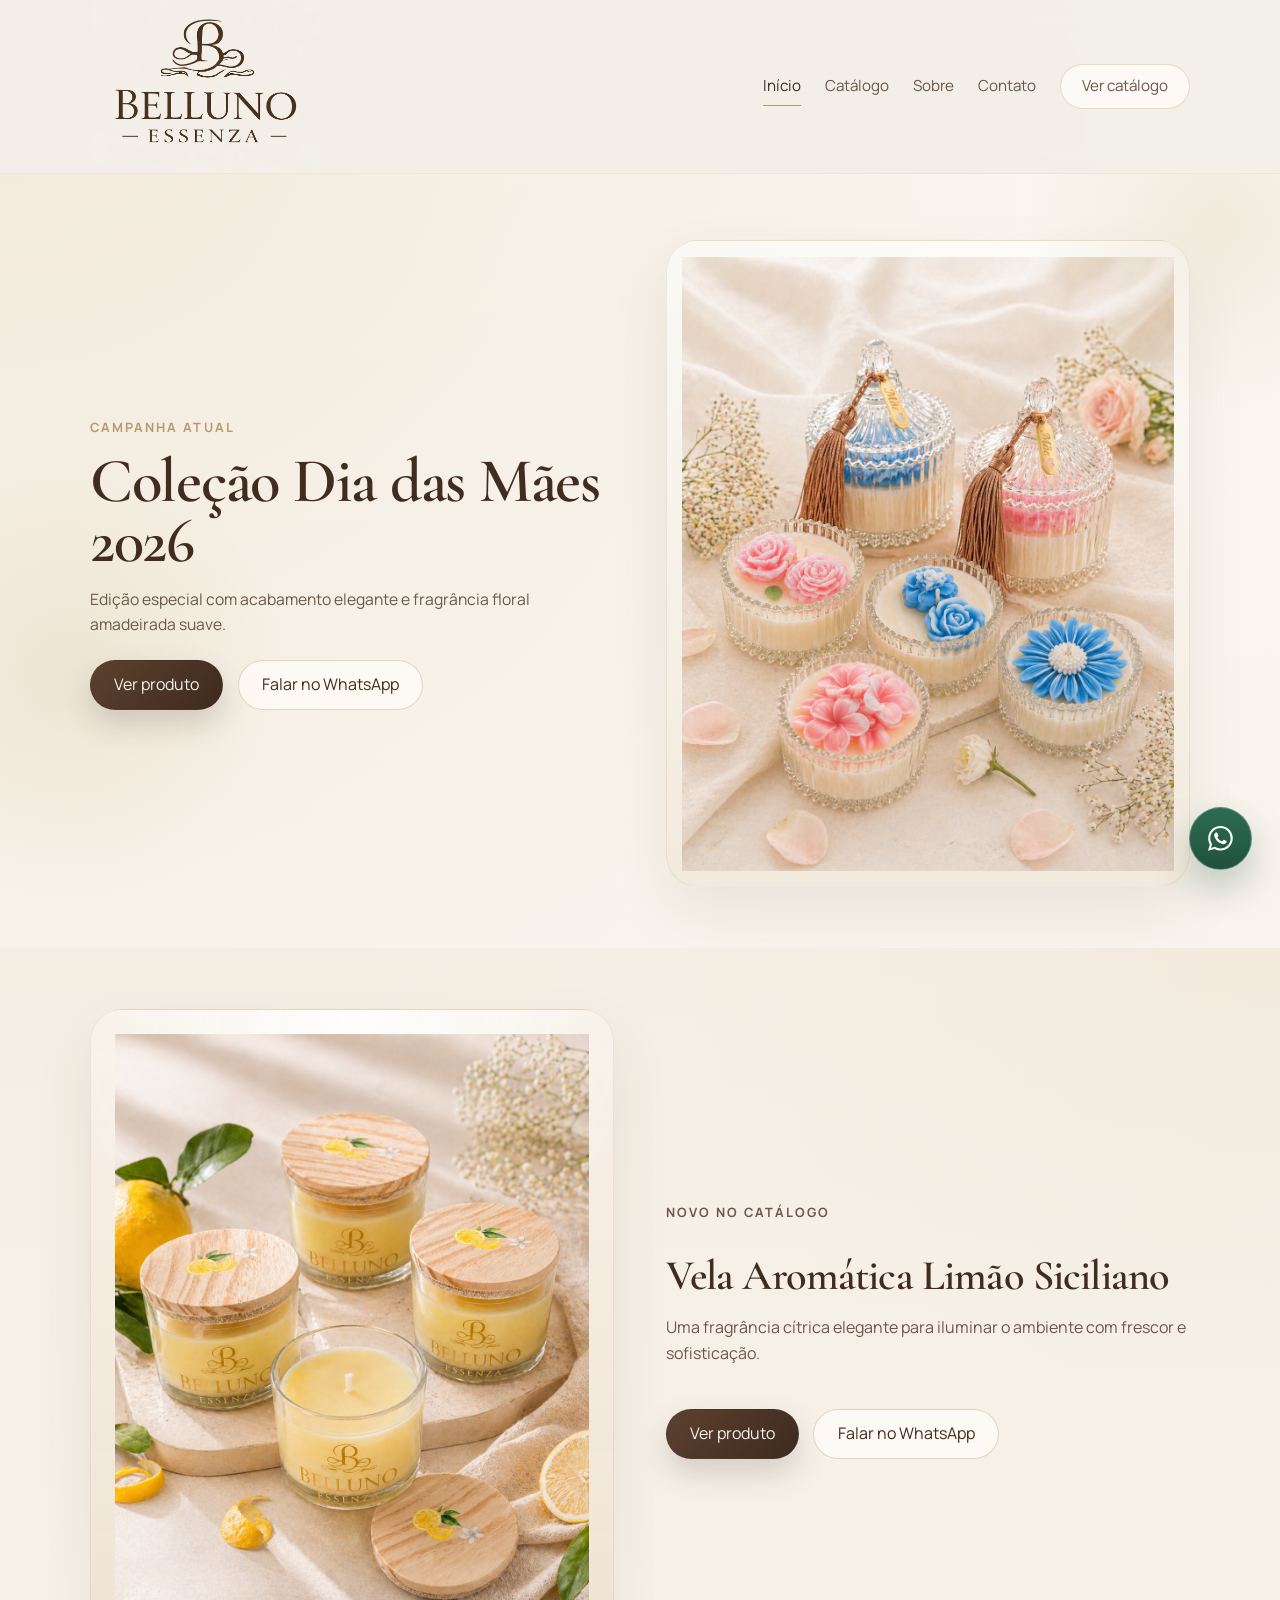
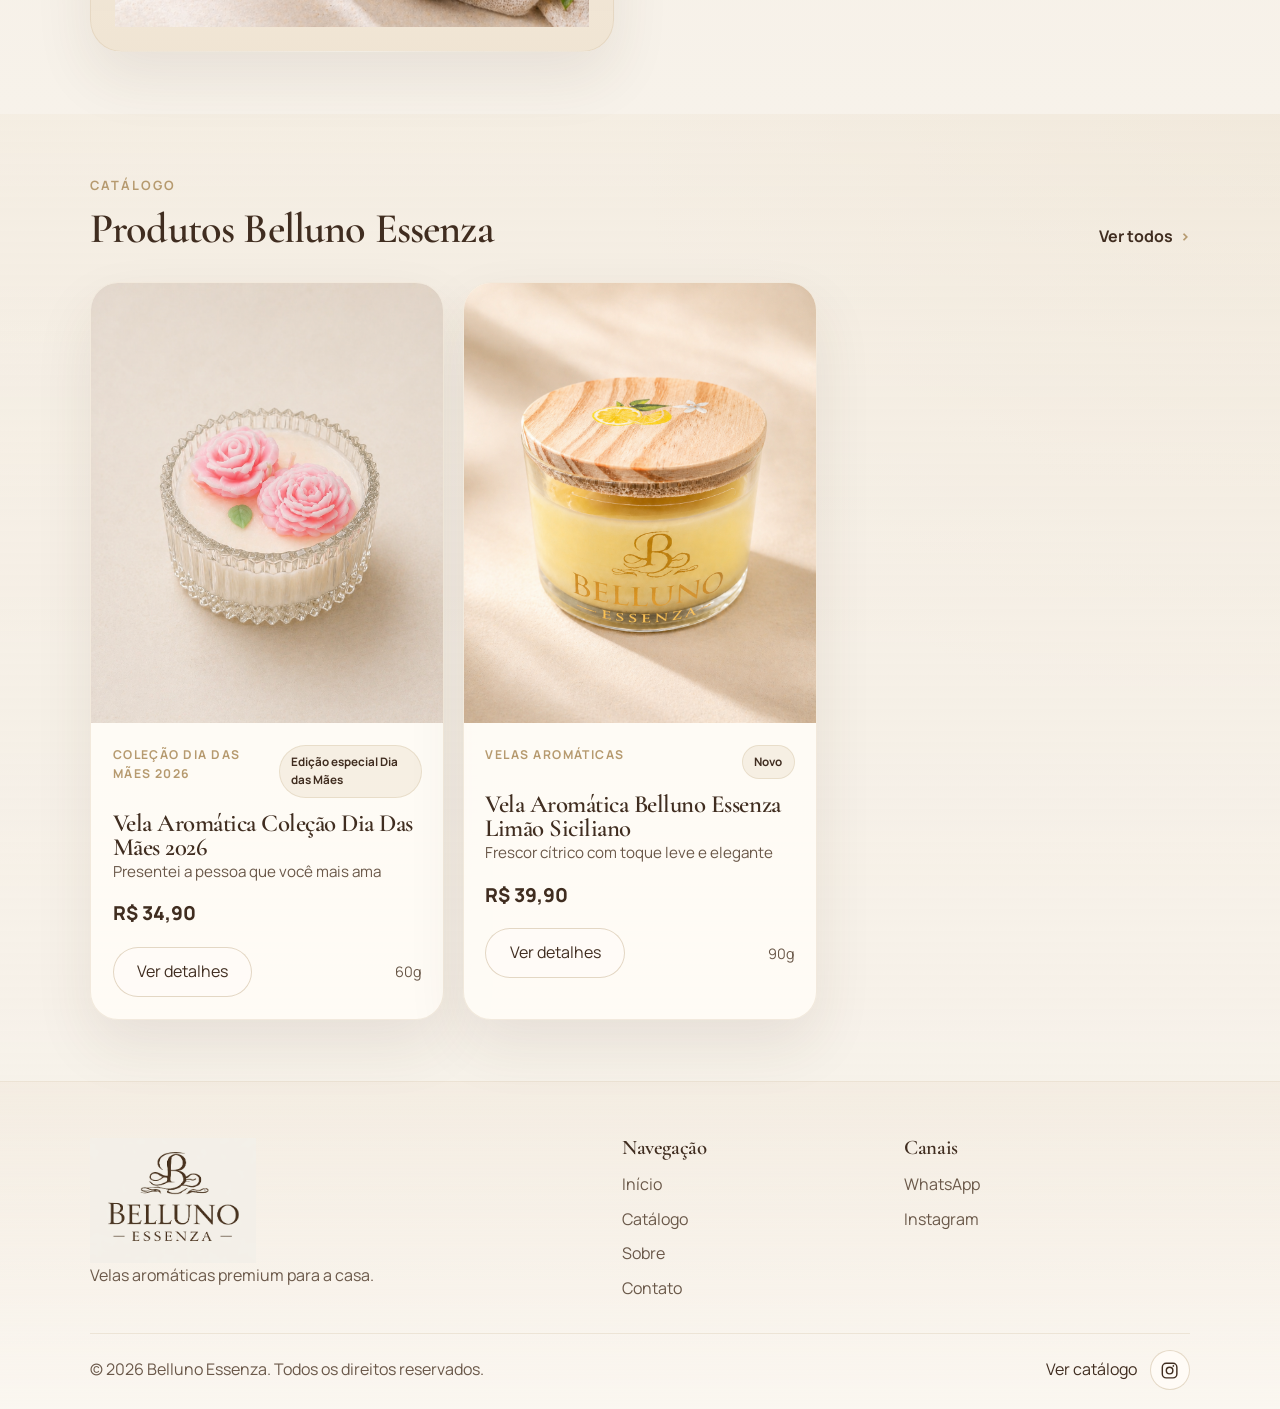
<file: index.html>
<!DOCTYPE html>
<html lang="pt-BR">
<head>
  <meta charset="UTF-8">
  <meta name="viewport" content="width=device-width, initial-scale=1.0">
  <title>Belluno Essenza | Velas aromáticas premium</title>
  <meta name="description" content="Belluno Essenza: velas aromáticas premium com visual refinado para presentear e perfumar a casa.">
  <link rel="canonical" href="https://www.bellunoessenza.com.br/">
  <meta property="og:type" content="website">
  <meta property="og:site_name" content="Belluno Essenza">
  <meta property="og:title" content="Belluno Essenza | Velas aromáticas premium">
  <meta property="og:description" content="Coleções Belluno Essenza com estética elegante e fragrâncias marcantes.">
  <meta property="og:url" content="https://www.bellunoessenza.com.br/">
  <meta property="og:image" content="https://www.bellunoessenza.com.br/assets/produtos/colecao-dia-das-maes-belluno-essenza.png">
  <meta name="twitter:card" content="summary_large_image">
  <link rel="icon" type="image/png" href="assets/icons/favicon.png">
  <link rel="preconnect" href="https://fonts.googleapis.com">
  <link rel="preconnect" href="https://fonts.gstatic.com" crossorigin>
  <link href="https://fonts.googleapis.com/css2?family=Cormorant+Garamond:wght@400;500;600;700&family=Manrope:wght@400;500;600;700&display=swap" rel="stylesheet">
  <link rel="stylesheet" href="style.css?v=20260428c">
  <script defer src="data/produtos-data.js"></script>
  <script defer src="main.js?v=20260428c"></script>
  <script type="application/ld+json">
    {
      "@context": "https://schema.org",
      "@type": "Organization",
      "name": "Belluno Essenza",
      "url": "https://www.bellunoessenza.com.br/",
      "logo": "https://www.bellunoessenza.com.br/assets/branding/logo-principal.png",
      "sameAs": [
        "https://instagram.com/belluno.essenza"
      ]
    }
  </script>
</head>
<body data-page="home">
  <header class="site-header" id="site-header">
    <div class="container header-inner">
      <a class="brand" href="index.html" aria-label="Belluno Essenza - página inicial">
        <img src="assets/branding/logo-principal.png" alt="Logo Belluno Essenza">
      </a>
      <button class="menu-toggle" type="button" aria-expanded="false" aria-controls="site-nav">
        <span></span>
        <span></span>
        <span></span>
        <span class="sr-only">Abrir menu</span>
      </button>
      <nav class="site-nav" id="site-nav" aria-label="Navegação principal">
        <a class="is-active" href="index.html">Início</a>
        <a href="catalogo.html">Catálogo</a>
        <a href="sobre.html">Sobre</a>
        <a href="contato.html">Contato</a>
        <a class="nav-cta" href="catalogo.html">Ver catálogo</a>
      </nav>
    </div>
  </header>

  <main>
    <section class="hero hero-home hero-home-clean" id="colecao-dia-das-maes">
      <div class="container hero-grid">
        <div class="hero-copy reveal">
          <p class="eyebrow">Campanha atual</p>
          <h1>Coleção Dia das Mães 2026</h1>
          <p class="hero-lead">Edição especial com acabamento elegante e fragrância floral amadeirada suave.</p>
          <div class="hero-actions">
            <a class="button button-primary" href="produto.html?slug=vela-aromatica-belluno-essenza-dia-das-maes">Ver produto</a>
            <a
              class="button button-secondary"
              data-whatsapp-link
              data-whatsapp-message="Olá! Tenho interesse na Coleção Dia das Mães 2026 da Belluno Essenza."
              href="https://wa.me/5547997954557?text=Olá"
              target="_blank"
              rel="noopener noreferrer"
            >Falar no WhatsApp</a>
          </div>
        </div>
        <div class="hero-visual reveal">
          <div class="hero-image-frame">
            <img src="assets/produtos/colecao-dia-das-maes-belluno-essenza.png" alt="Coleção Dia das Mães 2026 Belluno Essenza">
          </div>
        </div>
      </div>
    </section>

    <section class="section section-soft" id="colecao-limao-siciliano">
      <div class="container split-layout">
        <div class="split-media split-media-collection reveal">
          <img src="assets/produtos/colecao-limao-siciliano-belluno-essenza.png" alt="Coleção Limão Siciliano Belluno Essenza">
        </div>
        <div class="split-copy reveal">
          <p class="eyebrow">Novo no catálogo</p>
          <h2>Vela Aromática Limão Siciliano</h2>
          <p>Uma fragrância cítrica elegante para iluminar o ambiente com frescor e sofisticação.</p>
          <div class="hero-actions">
            <a class="button button-primary" href="produto.html?slug=vela-aromatica-belluno-limao-siciliano">Ver produto</a>
            <a
              class="button button-secondary"
              data-whatsapp-link
              data-whatsapp-message="Olá! Tenho interesse na Vela Aromática Belluno Essenza Limão Siciliano."
              href="https://wa.me/5547997954557?text=Olá"
              target="_blank"
              rel="noopener noreferrer"
            >Falar no WhatsApp</a>
          </div>
        </div>
      </div>
    </section>

    <section class="section section-soft section-home-catalog">
      <div class="container">
        <div class="section-heading">
          <div>
            <p class="eyebrow">Catálogo</p>
            <h2>Produtos Belluno Essenza</h2>
          </div>
          <a class="text-link" href="catalogo.html">Ver todos</a>
        </div>
        <div id="featured-products" class="product-grid product-grid-catalog" aria-live="polite"></div>
      </div>
    </section>
  </main>

  <footer class="site-footer">
    <div class="container footer-grid">
      <div>
        <a class="footer-brand" href="index.html">
          <img src="assets/branding/logo-principal.png" alt="Logo Belluno Essenza">
        </a>
        <p>Velas aromáticas premium para a casa.</p>
      </div>
      <div>
        <h3>Navegação</h3>
        <ul>
          <li><a href="index.html">Início</a></li>
          <li><a href="catalogo.html">Catálogo</a></li>
          <li><a href="sobre.html">Sobre</a></li>
          <li><a href="contato.html">Contato</a></li>
        </ul>
      </div>
      <div>
        <h3>Canais</h3>
        <ul>
          <li><a data-whatsapp-link href="https://wa.me/5547997954557?text=Olá" target="_blank" rel="noreferrer">WhatsApp</a></li>
          <li><a href="https://instagram.com/belluno.essenza" target="_blank" rel="noopener noreferrer">Instagram</a></li>
        </ul>
      </div>
    </div>
    <div class="container footer-bottom">
      <p>&copy; <span id="current-year"></span> Belluno Essenza. Todos os direitos reservados.</p>
      <div class="footer-bottom-links">
        <a href="catalogo.html">Ver catálogo</a>
        <a class="footer-instagram-icon" href="https://instagram.com/belluno.essenza" target="_blank" rel="noopener noreferrer" aria-label="Instagram da Belluno Essenza">
          <svg viewBox="0 0 24 24" aria-hidden="true" fill="currentColor">
            <path d="M7.75 2h8.5A5.76 5.76 0 0 1 22 7.75v8.5A5.76 5.76 0 0 1 16.25 22h-8.5A5.76 5.76 0 0 1 2 16.25v-8.5A5.76 5.76 0 0 1 7.75 2Zm0 1.8A3.96 3.96 0 0 0 3.8 7.75v8.5a3.96 3.96 0 0 0 3.95 3.95h8.5a3.96 3.96 0 0 0 3.95-3.95v-8.5a3.96 3.96 0 0 0-3.95-3.95h-8.5Zm8.95 1.35a1.05 1.05 0 1 1 0 2.1 1.05 1.05 0 0 1 0-2.1ZM12 7a5 5 0 1 1 0 10 5 5 0 0 1 0-10Zm0 1.8a3.2 3.2 0 1 0 0 6.4 3.2 3.2 0 0 0 0-6.4Z"/>
          </svg>
        </a>
      </div>
    </div>
  </footer>
</body>
</html>
</file>
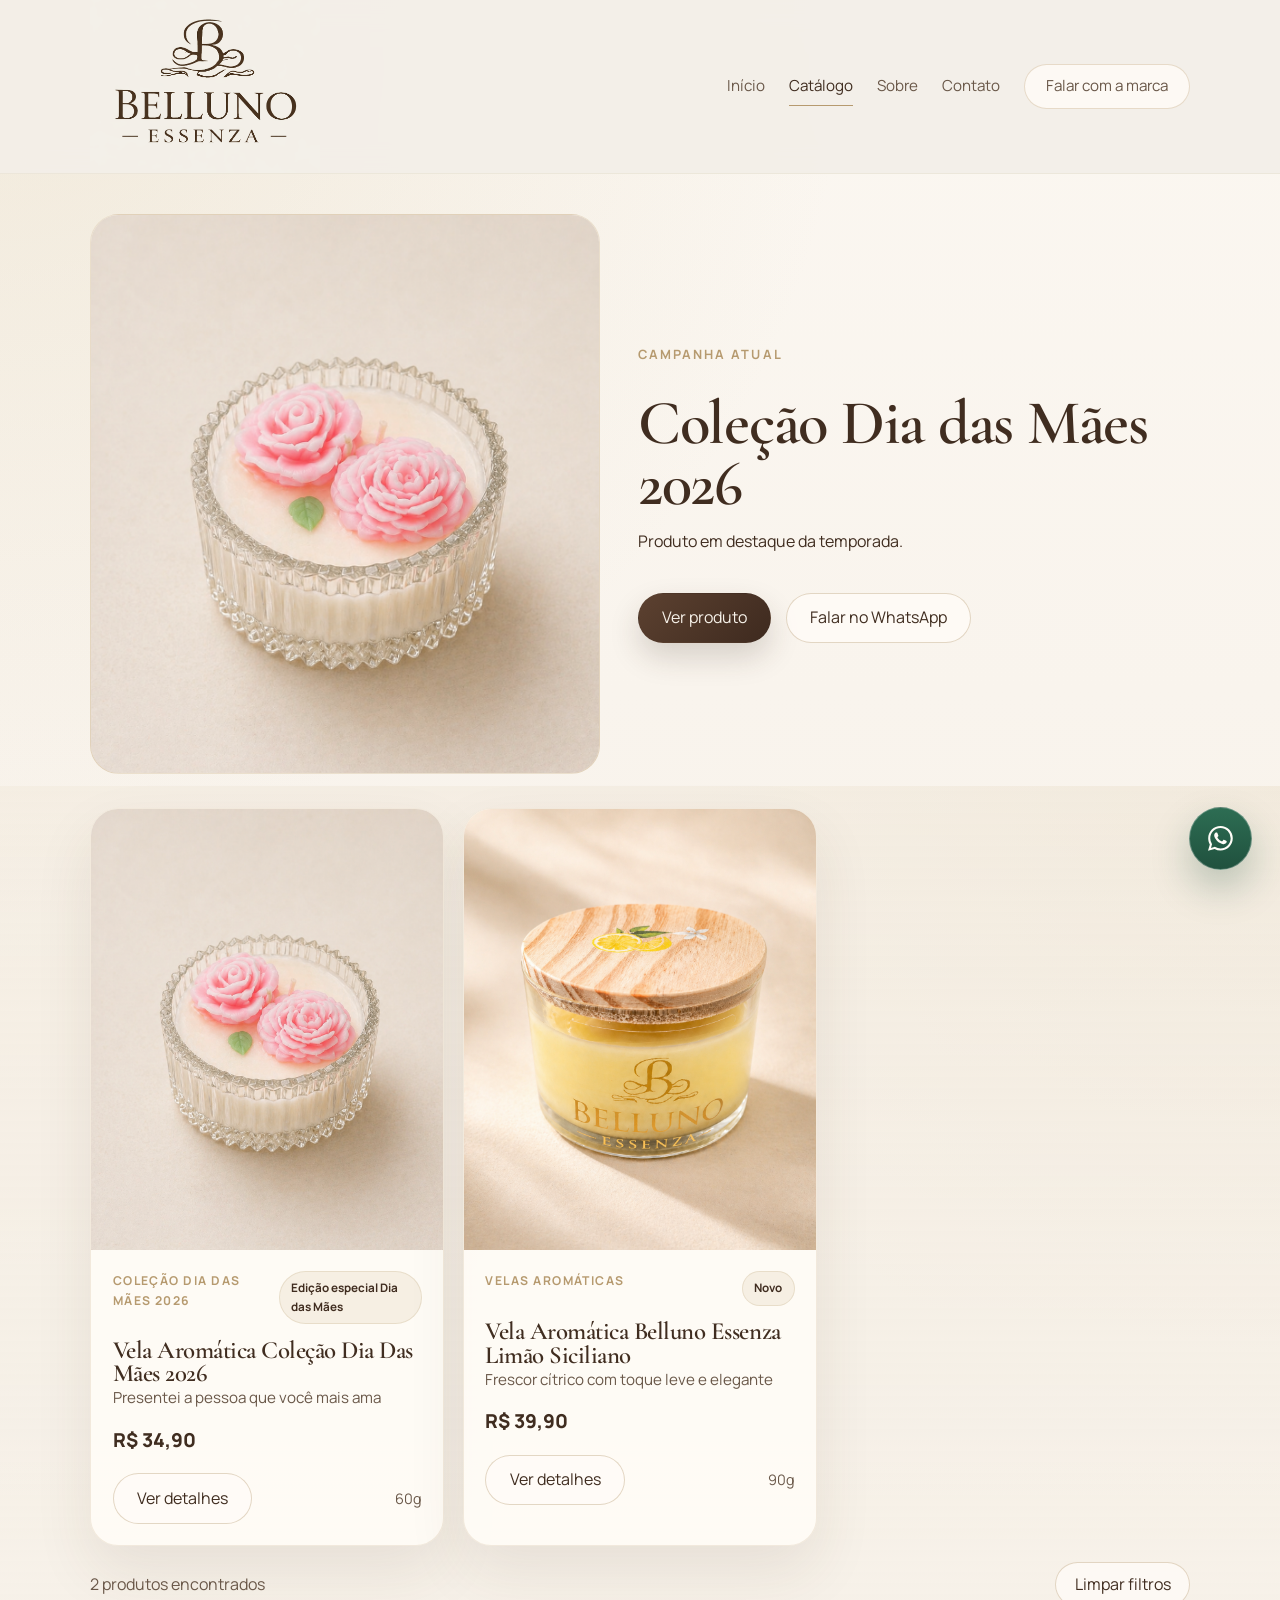
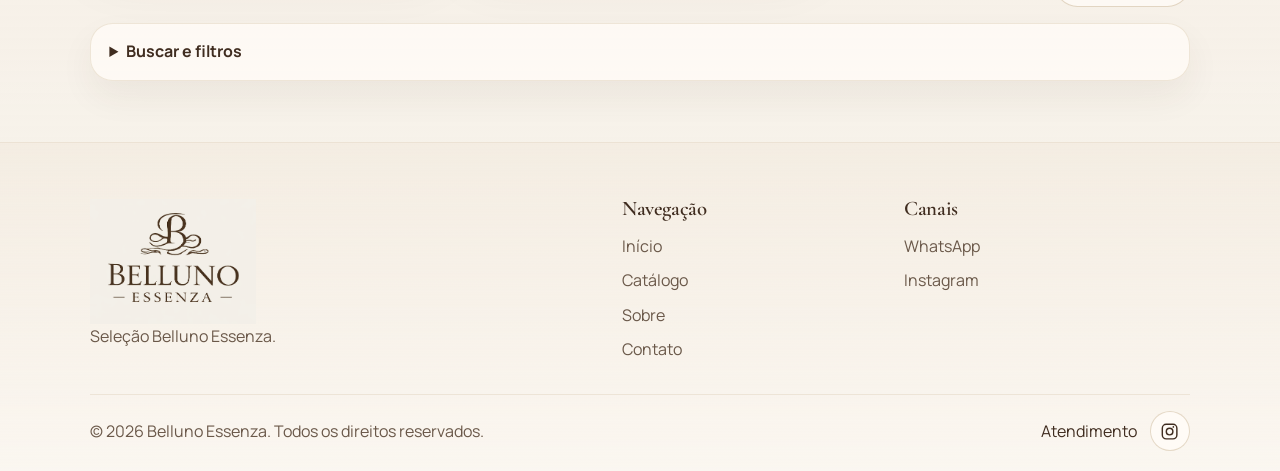
<file: catalogo.html>
<!DOCTYPE html>
<html lang="pt-BR">
<head>
  <meta charset="UTF-8">
  <meta name="viewport" content="width=device-width, initial-scale=1.0">
  <title>Catálogo | Belluno Essenza</title>
  <meta name="description" content="Explore o catálogo Belluno Essenza com velas aromáticas premium e visual refinado.">
  <link rel="canonical" href="https://www.bellunoessenza.com.br/catalogo.html">
  <meta property="og:type" content="website">
  <meta property="og:site_name" content="Belluno Essenza">
  <meta property="og:title" content="Catálogo | Belluno Essenza">
  <meta property="og:description" content="Produtos Belluno Essenza para presentear e perfumar a casa.">
  <meta property="og:url" content="https://www.bellunoessenza.com.br/catalogo.html">
  <meta property="og:image" content="https://www.bellunoessenza.com.br/assets/produtos/colecao-dia-das-maes-belluno-essenza.png">
  <meta name="twitter:card" content="summary_large_image">
  <link rel="icon" type="image/png" href="assets/icons/favicon.png">
  <link rel="preconnect" href="https://fonts.googleapis.com">
  <link rel="preconnect" href="https://fonts.gstatic.com" crossorigin>
  <link href="https://fonts.googleapis.com/css2?family=Cormorant+Garamond:wght@400;500;600;700&family=Manrope:wght@400;500;600;700&display=swap" rel="stylesheet">
  <link rel="stylesheet" href="style.css?v=20260428c">
  <script defer src="data/produtos-data.js"></script>
  <script defer src="main.js?v=20260428c"></script>
</head>
<body data-page="catalog">
  <header class="site-header" id="site-header">
    <div class="container header-inner">
      <a class="brand" href="index.html" aria-label="Belluno Essenza - página inicial">
        <img src="assets/branding/logo-principal.png" alt="Logo Belluno Essenza">
      </a>
      <button class="menu-toggle" type="button" aria-expanded="false" aria-controls="site-nav">
        <span></span>
        <span></span>
        <span></span>
        <span class="sr-only">Abrir menu</span>
      </button>
      <nav class="site-nav" id="site-nav" aria-label="Navegação principal">
        <a href="index.html">Início</a>
        <a class="is-active" href="catalogo.html">Catálogo</a>
        <a href="sobre.html">Sobre</a>
        <a href="contato.html">Contato</a>
        <a class="nav-cta" href="contato.html">Falar com a marca</a>
      </nav>
    </div>
  </header>

  <main>
    <section class="page-intro page-intro-catalog page-intro-catalog-compact">
      <div class="container catalog-fast-start">
        <a class="catalog-fast-start-media reveal" href="produto.html?slug=vela-aromatica-belluno-essenza-dia-das-maes" aria-label="Ver produto da coleção Dia das Mães 2026">
          <img src="assets/produtos/vela-dia-das-maes-belluno-essenza-00.png" alt="Vela Dia das Mães Belluno Essenza em destaque no catálogo">
        </a>
        <div class="catalog-fast-start-copy reveal">
          <p class="eyebrow">Campanha atual</p>
          <h1>Coleção Dia das Mães 2026</h1>
          <p>Produto em destaque da temporada.</p>
          <div class="hero-actions">
            <a class="button button-primary" href="produto.html?slug=vela-aromatica-belluno-essenza-dia-das-maes">Ver produto</a>
            <a class="button button-secondary" data-whatsapp-link href="https://wa.me/5547997954557?text=Olá" target="_blank" rel="noreferrer">Falar no WhatsApp</a>
          </div>
        </div>
      </div>
    </section>

    <section class="section section-soft section-tight-top">
      <div class="container">
        <div id="catalog-grid" class="product-grid product-grid-catalog" aria-live="polite"></div>

        <div class="catalog-meta">
          <p id="catalog-result-count">Carregando produtos...</p>
          <button class="button button-ghost" id="clear-filters" type="button">Limpar filtros</button>
        </div>

        <details class="catalog-filters-panel">
          <summary>Buscar e filtros</summary>
          <form class="catalog-toolbar" id="catalog-filters">
            <div class="field-group field-group-search">
              <label for="search-product">Buscar</label>
              <input id="search-product" name="search" type="search" placeholder="Ex.: dia das maes, floral, belluno...">
            </div>
            <div class="field-group">
              <label for="filter-category">Categoria</label>
              <select id="filter-category" name="category">
                <option value="">Todas</option>
              </select>
            </div>
            <div class="field-group">
              <label for="filter-family">Família olfativa</label>
              <select id="filter-family" name="family">
                <option value="">Todas</option>
              </select>
            </div>
            <div class="field-group">
              <label for="sort-products">Ordenar por</label>
              <select id="sort-products" name="sort">
                <option value="curadoria">Curadoria Belluno</option>
                <option value="price-asc">Preço: menor para maior</option>
                <option value="price-desc">Preço: maior para menor</option>
                <option value="name-asc">Nome A-Z</option>
              </select>
            </div>
          </form>
        </details>

        <div id="catalog-empty" class="empty-state" hidden>
          <h2>Nenhum produto encontrado</h2>
          <p>Ajuste os filtros para ver mais opções.</p>
        </div>
      </div>
    </section>
  </main>

  <footer class="site-footer">
    <div class="container footer-grid">
      <div>
        <a class="footer-brand" href="index.html">
          <img src="assets/branding/logo-principal.png" alt="Logo Belluno Essenza">
        </a>
        <p>Seleção Belluno Essenza.</p>
      </div>
      <div>
        <h3>Navegação</h3>
        <ul>
          <li><a href="index.html">Início</a></li>
          <li><a href="catalogo.html">Catálogo</a></li>
          <li><a href="sobre.html">Sobre</a></li>
          <li><a href="contato.html">Contato</a></li>
        </ul>
      </div>
      <div>
        <h3>Canais</h3>
        <ul>
          <li><a data-whatsapp-link href="https://wa.me/5547997954557?text=Olá" target="_blank" rel="noreferrer">WhatsApp</a></li>
          <li><a href="https://instagram.com/belluno.essenza" target="_blank" rel="noopener noreferrer">Instagram</a></li>
        </ul>
      </div>
    </div>
    <div class="container footer-bottom">
      <p>&copy; <span id="current-year"></span> Belluno Essenza. Todos os direitos reservados.</p>
      <div class="footer-bottom-links">
        <a href="contato.html">Atendimento</a>
        <a class="footer-instagram-icon" href="https://instagram.com/belluno.essenza" target="_blank" rel="noopener noreferrer" aria-label="Instagram da Belluno Essenza">
          <svg viewBox="0 0 24 24" aria-hidden="true" fill="currentColor">
            <path d="M7.75 2h8.5A5.76 5.76 0 0 1 22 7.75v8.5A5.76 5.76 0 0 1 16.25 22h-8.5A5.76 5.76 0 0 1 2 16.25v-8.5A5.76 5.76 0 0 1 7.75 2Zm0 1.8A3.96 3.96 0 0 0 3.8 7.75v8.5a3.96 3.96 0 0 0 3.95 3.95h8.5a3.96 3.96 0 0 0 3.95-3.95v-8.5a3.96 3.96 0 0 0-3.95-3.95h-8.5Zm8.95 1.35a1.05 1.05 0 1 1 0 2.1 1.05 1.05 0 0 1 0-2.1ZM12 7a5 5 0 1 1 0 10 5 5 0 0 1 0-10Zm0 1.8a3.2 3.2 0 1 0 0 6.4 3.2 3.2 0 0 0 0-6.4Z"/>
          </svg>
        </a>
      </div>
    </div>
  </footer>
</body>
</html>
</file>
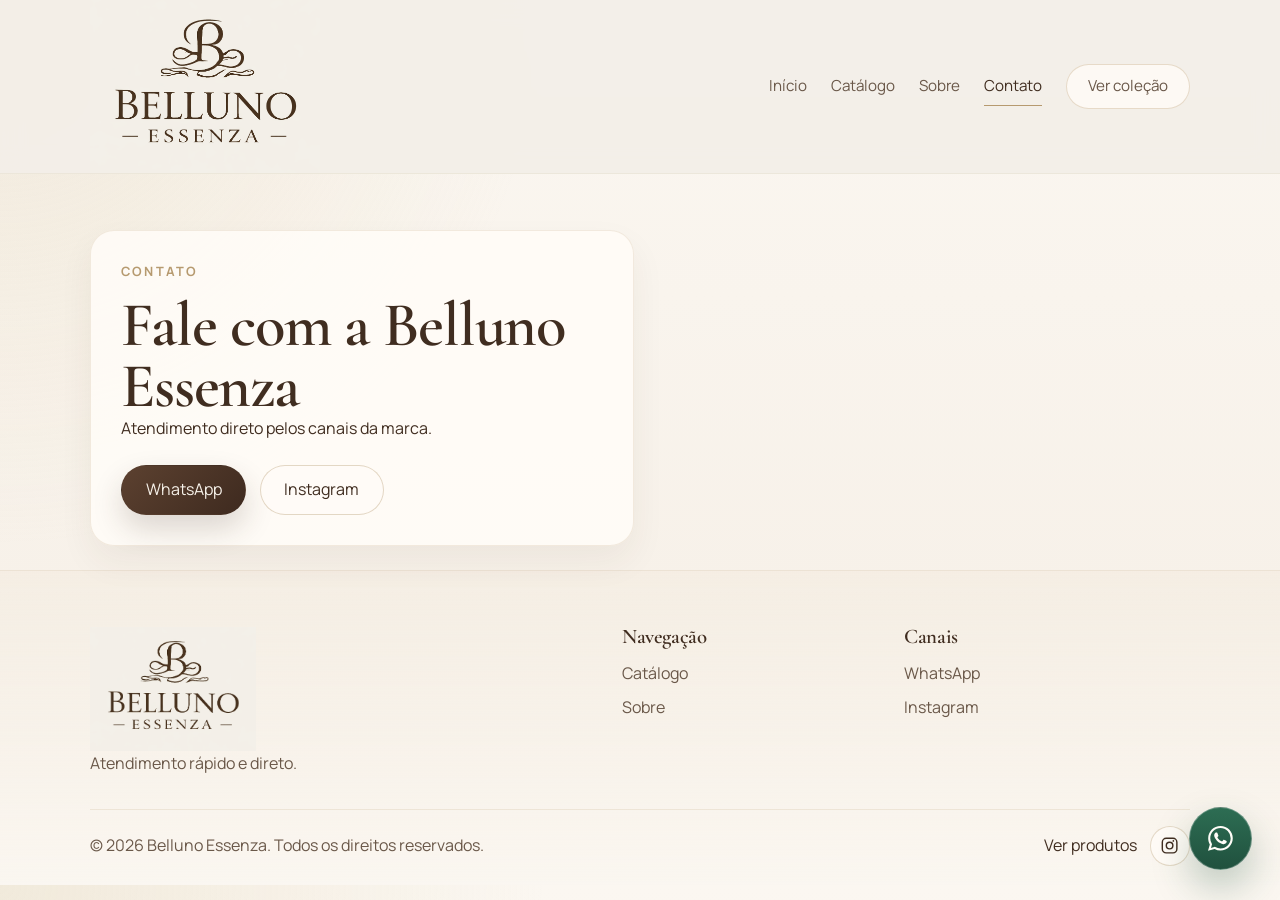
<file: contato.html>
<!DOCTYPE html>
<html lang="pt-BR">
<head>
  <meta charset="UTF-8">
  <meta name="viewport" content="width=device-width, initial-scale=1.0">
  <title>Contato | Belluno Essenza</title>
  <meta name="description" content="Fale com a Belluno Essenza pelo WhatsApp ou Instagram.">
  <link rel="canonical" href="https://www.bellunoessenza.com.br/contato.html">
  <meta property="og:type" content="website">
  <meta property="og:site_name" content="Belluno Essenza">
  <meta property="og:title" content="Contato | Belluno Essenza">
  <meta property="og:description" content="Contato rápido da Belluno Essenza por WhatsApp e Instagram.">
  <meta property="og:url" content="https://www.bellunoessenza.com.br/contato.html">
  <meta property="og:image" content="https://www.bellunoessenza.com.br/assets/branding/hero-lifestyle.png">
  <meta name="twitter:card" content="summary_large_image">
  <link rel="icon" type="image/png" href="assets/icons/favicon.png">
  <link rel="preconnect" href="https://fonts.googleapis.com">
  <link rel="preconnect" href="https://fonts.gstatic.com" crossorigin>
  <link href="https://fonts.googleapis.com/css2?family=Cormorant+Garamond:wght@400;500;600;700&family=Manrope:wght@400;500;600;700&display=swap" rel="stylesheet">
  <link rel="stylesheet" href="style.css?v=20260428c">
  <script defer src="main.js?v=20260428c"></script>
</head>
<body data-page="contact">
  <header class="site-header" id="site-header">
    <div class="container header-inner">
      <a class="brand" href="index.html" aria-label="Belluno Essenza - página inicial">
        <img src="assets/branding/logo-principal.png" alt="Logo Belluno Essenza">
      </a>
      <button class="menu-toggle" type="button" aria-expanded="false" aria-controls="site-nav">
        <span></span>
        <span></span>
        <span></span>
        <span class="sr-only">Abrir menu</span>
      </button>
      <nav class="site-nav" id="site-nav" aria-label="Navegação principal">
        <a href="index.html">Início</a>
        <a href="catalogo.html">Catálogo</a>
        <a href="sobre.html">Sobre</a>
        <a class="is-active" href="contato.html">Contato</a>
        <a class="nav-cta" href="catalogo.html">Ver coleção</a>
      </nav>
    </div>
  </header>

  <main>
    <section class="page-intro page-intro-contact">
      <div class="container page-intro-grid page-intro-grid-single">
        <div class="reveal page-intro-simple">
          <p class="eyebrow">Contato</p>
          <h1>Fale com a Belluno Essenza</h1>
          <p>Atendimento direto pelos canais da marca.</p>
          <div class="hero-actions">
            <a class="button button-primary" data-whatsapp-link href="https://wa.me/5547997954557?text=Olá" target="_blank" rel="noreferrer">WhatsApp</a>
            <a class="button button-secondary" href="https://instagram.com/belluno.essenza" target="_blank" rel="noopener noreferrer">Instagram</a>
          </div>
        </div>
      </div>
    </section>
  </main>

  <footer class="site-footer">
    <div class="container footer-grid">
      <div>
        <a class="footer-brand" href="index.html">
          <img src="assets/branding/logo-principal.png" alt="Logo Belluno Essenza">
        </a>
        <p>Atendimento rápido e direto.</p>
      </div>
      <div>
        <h3>Navegação</h3>
        <ul>
          <li><a href="catalogo.html">Catálogo</a></li>
          <li><a href="sobre.html">Sobre</a></li>
        </ul>
      </div>
      <div>
        <h3>Canais</h3>
        <ul>
          <li><a data-whatsapp-link href="https://wa.me/5547997954557?text=Olá" target="_blank" rel="noreferrer">WhatsApp</a></li>
          <li><a href="https://instagram.com/belluno.essenza" target="_blank" rel="noopener noreferrer">Instagram</a></li>
        </ul>
      </div>
    </div>
    <div class="container footer-bottom">
      <p>&copy; <span id="current-year"></span> Belluno Essenza. Todos os direitos reservados.</p>
      <div class="footer-bottom-links">
        <a href="catalogo.html">Ver produtos</a>
        <a class="footer-instagram-icon" href="https://instagram.com/belluno.essenza" target="_blank" rel="noopener noreferrer" aria-label="Instagram da Belluno Essenza">
          <svg viewBox="0 0 24 24" aria-hidden="true" fill="currentColor">
            <path d="M7.75 2h8.5A5.76 5.76 0 0 1 22 7.75v8.5A5.76 5.76 0 0 1 16.25 22h-8.5A5.76 5.76 0 0 1 2 16.25v-8.5A5.76 5.76 0 0 1 7.75 2Zm0 1.8A3.96 3.96 0 0 0 3.8 7.75v8.5a3.96 3.96 0 0 0 3.95 3.95h8.5a3.96 3.96 0 0 0 3.95-3.95v-8.5a3.96 3.96 0 0 0-3.95-3.95h-8.5Zm8.95 1.35a1.05 1.05 0 1 1 0 2.1 1.05 1.05 0 0 1 0-2.1ZM12 7a5 5 0 1 1 0 10 5 5 0 0 1 0-10Zm0 1.8a3.2 3.2 0 1 0 0 6.4 3.2 3.2 0 0 0 0-6.4Z"/>
          </svg>
        </a>
      </div>
    </div>
  </footer>
</body>
</html>
</file>
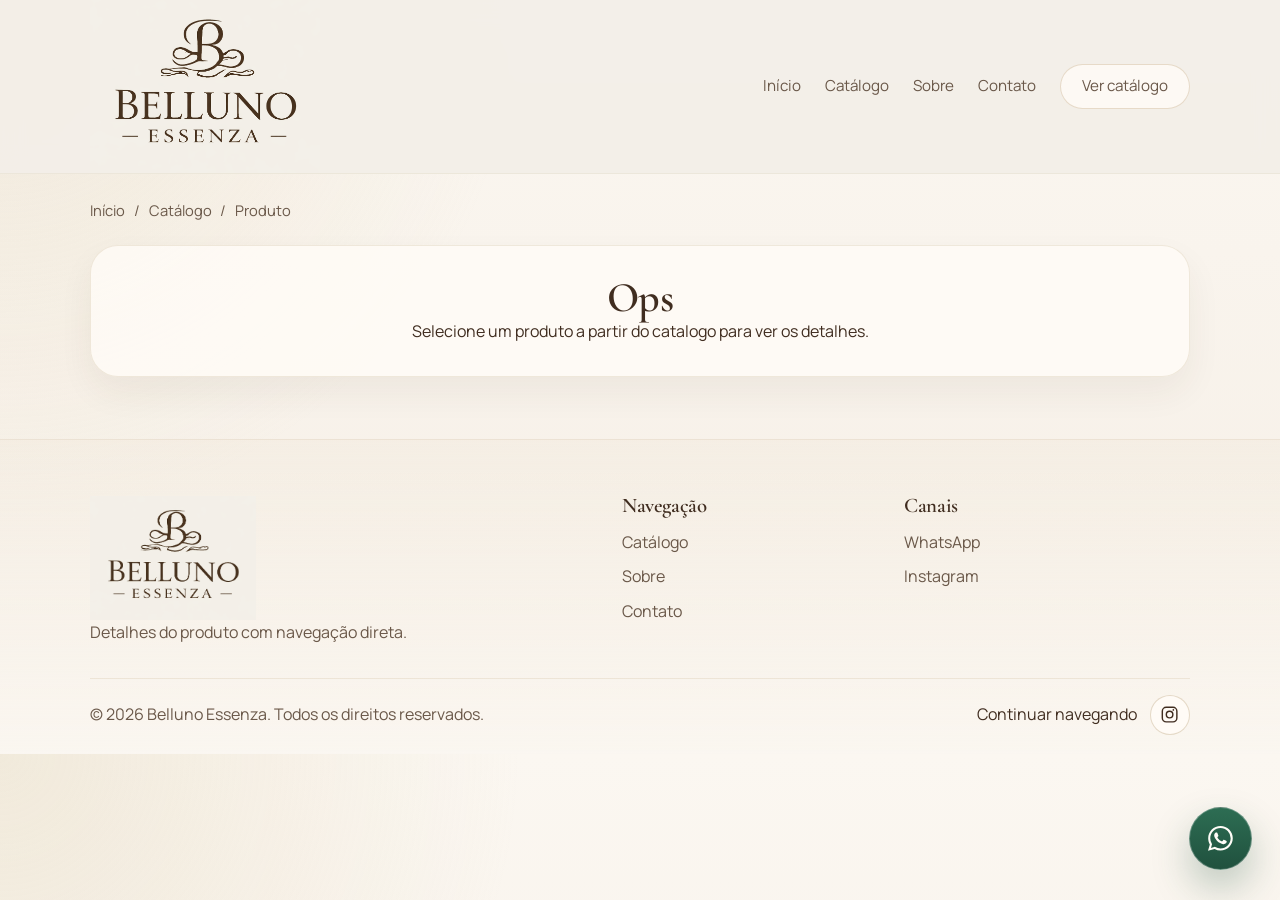
<file: produto.html>
<!DOCTYPE html>
<html lang="pt-BR">
<head>
  <meta charset="UTF-8">
  <meta name="viewport" content="width=device-width, initial-scale=1.0">
  <title>Produto | Belluno Essenza</title>
  <meta name="description" content="Detalhes do produto Belluno Essenza com galeria de imagens e compra via WhatsApp.">
  <link rel="canonical" href="https://www.bellunoessenza.com.br/produto.html">
  <meta property="og:type" content="product">
  <meta property="og:site_name" content="Belluno Essenza">
  <meta property="og:title" content="Produto | Belluno Essenza">
  <meta property="og:description" content="Página de produto Belluno Essenza com visual premium e atendimento direto.">
  <meta property="og:url" content="https://www.bellunoessenza.com.br/produto.html">
  <meta property="og:image" content="https://www.bellunoessenza.com.br/assets/branding/hero-lifestyle.png">
  <meta name="twitter:card" content="summary_large_image">
  <link rel="icon" type="image/png" href="assets/icons/favicon.png">
  <link rel="preconnect" href="https://fonts.googleapis.com">
  <link rel="preconnect" href="https://fonts.gstatic.com" crossorigin>
  <link href="https://fonts.googleapis.com/css2?family=Cormorant+Garamond:wght@400;500;600;700&family=Manrope:wght@400;500;600;700&display=swap" rel="stylesheet">
  <link rel="stylesheet" href="style.css?v=20260428c">
  <script defer src="data/produtos-data.js"></script>
  <script defer src="main.js?v=20260428c"></script>
</head>
<body data-page="product">
  <header class="site-header" id="site-header">
    <div class="container header-inner">
      <a class="brand" href="index.html" aria-label="Belluno Essenza - página inicial">
        <img src="assets/branding/logo-principal.png" alt="Logo Belluno Essenza">
      </a>
      <button class="menu-toggle" type="button" aria-expanded="false" aria-controls="site-nav">
        <span></span>
        <span></span>
        <span></span>
        <span class="sr-only">Abrir menu</span>
      </button>
      <nav class="site-nav" id="site-nav" aria-label="Navegação principal">
        <a href="index.html">Início</a>
        <a href="catalogo.html">Catálogo</a>
        <a href="sobre.html">Sobre</a>
        <a href="contato.html">Contato</a>
        <a class="nav-cta" href="catalogo.html">Ver catálogo</a>
      </nav>
    </div>
  </header>

  <main>
    <section class="page-intro page-intro-compact">
      <div class="container">
        <nav class="breadcrumb" aria-label="Breadcrumb">
          <a href="index.html">Início</a>
          <span>/</span>
          <a href="catalogo.html">Catálogo</a>
          <span>/</span>
          <span id="product-breadcrumb-current">Produto</span>
        </nav>
      </div>
    </section>

    <section class="section section-tight-top">
      <div class="container">
        <div id="product-detail" class="product-detail" aria-live="polite">
          <div class="loading-block">
            <p>Carregando detalhes do produto...</p>
          </div>
        </div>
      </div>
    </section>

    <section class="section section-soft" id="related-products-section" hidden>
      <div class="container">
        <div class="section-heading">
          <div>
            <p class="eyebrow">Você também pode gostar</p>
            <h2>Outros produtos</h2>
          </div>
          <a class="text-link" href="catalogo.html">Ver catálogo</a>
        </div>
        <div id="related-products" class="product-grid product-grid-related" aria-live="polite"></div>
      </div>
    </section>
  </main>

  <footer class="site-footer">
    <div class="container footer-grid">
      <div>
        <a class="footer-brand" href="index.html">
          <img src="assets/branding/logo-principal.png" alt="Logo Belluno Essenza">
        </a>
        <p>Detalhes do produto com navegação direta.</p>
      </div>
      <div>
        <h3>Navegação</h3>
        <ul>
          <li><a href="catalogo.html">Catálogo</a></li>
          <li><a href="sobre.html">Sobre</a></li>
          <li><a href="contato.html">Contato</a></li>
        </ul>
      </div>
      <div>
        <h3>Canais</h3>
        <ul>
          <li><a data-whatsapp-link href="https://wa.me/5547997954557?text=Olá" target="_blank" rel="noreferrer">WhatsApp</a></li>
          <li><a href="https://instagram.com/belluno.essenza" target="_blank" rel="noopener noreferrer">Instagram</a></li>
        </ul>
      </div>
    </div>
    <div class="container footer-bottom">
      <p>&copy; <span id="current-year"></span> Belluno Essenza. Todos os direitos reservados.</p>
      <div class="footer-bottom-links">
        <a href="catalogo.html">Continuar navegando</a>
        <a class="footer-instagram-icon" href="https://instagram.com/belluno.essenza" target="_blank" rel="noopener noreferrer" aria-label="Instagram da Belluno Essenza">
          <svg viewBox="0 0 24 24" aria-hidden="true" fill="currentColor">
            <path d="M7.75 2h8.5A5.76 5.76 0 0 1 22 7.75v8.5A5.76 5.76 0 0 1 16.25 22h-8.5A5.76 5.76 0 0 1 2 16.25v-8.5A5.76 5.76 0 0 1 7.75 2Zm0 1.8A3.96 3.96 0 0 0 3.8 7.75v8.5a3.96 3.96 0 0 0 3.95 3.95h8.5a3.96 3.96 0 0 0 3.95-3.95v-8.5a3.96 3.96 0 0 0-3.95-3.95h-8.5Zm8.95 1.35a1.05 1.05 0 1 1 0 2.1 1.05 1.05 0 0 1 0-2.1ZM12 7a5 5 0 1 1 0 10 5 5 0 0 1 0-10Zm0 1.8a3.2 3.2 0 1 0 0 6.4 3.2 3.2 0 0 0 0-6.4Z"/>
          </svg>
        </a>
      </div>
    </div>
  </footer>
</body>
</html>
</file>
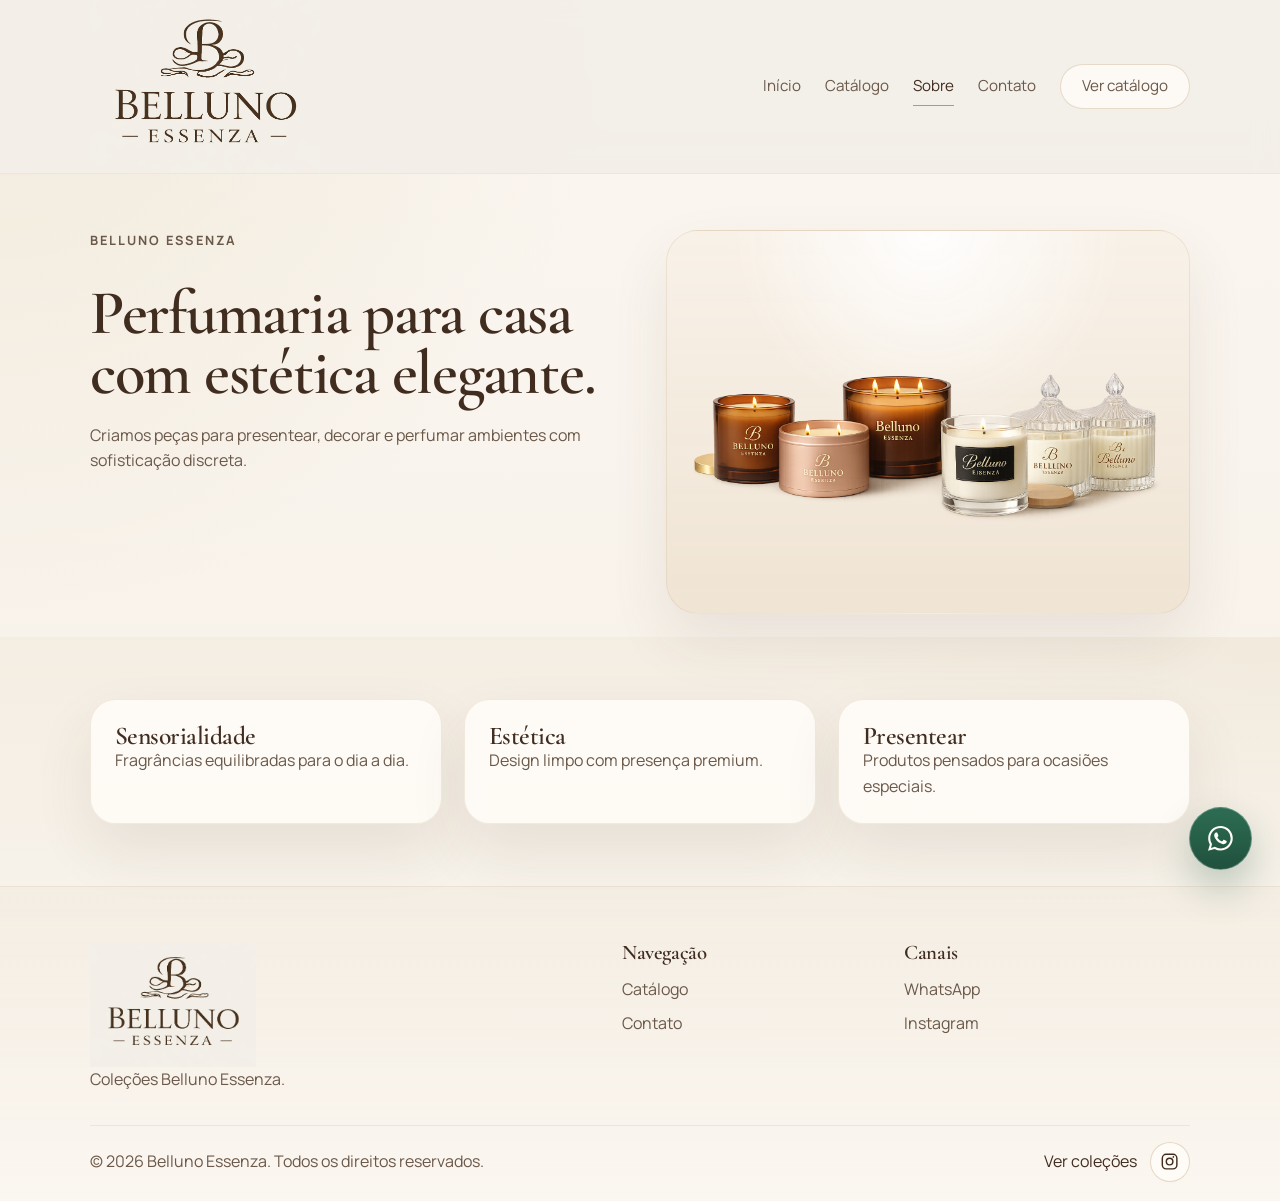
<file: sobre.html>
<!DOCTYPE html>
<html lang="pt-BR">
<head>
  <meta charset="UTF-8">
  <meta name="viewport" content="width=device-width, initial-scale=1.0">
  <title>Sobre | Belluno Essenza</title>
  <meta name="description" content="Conheça a Belluno Essenza e sua proposta de perfumaria para a casa.">
  <link rel="canonical" href="https://www.bellunoessenza.com.br/sobre.html">
  <meta property="og:type" content="website">
  <meta property="og:site_name" content="Belluno Essenza">
  <meta property="og:title" content="Sobre | Belluno Essenza">
  <meta property="og:description" content="Marca de velas e perfumaria para casa com linguagem elegante e acabamento refinado.">
  <meta property="og:url" content="https://www.bellunoessenza.com.br/sobre.html">
  <meta property="og:image" content="https://www.bellunoessenza.com.br/assets/branding/colecao-completa.png">
  <meta name="twitter:card" content="summary_large_image">
  <link rel="icon" type="image/png" href="assets/icons/favicon.png">
  <link rel="preconnect" href="https://fonts.googleapis.com">
  <link rel="preconnect" href="https://fonts.gstatic.com" crossorigin>
  <link href="https://fonts.googleapis.com/css2?family=Cormorant+Garamond:wght@400;500;600;700&family=Manrope:wght@400;500;600;700&display=swap" rel="stylesheet">
  <link rel="stylesheet" href="style.css?v=20260428c">
  <script defer src="main.js?v=20260428c"></script>
</head>
<body data-page="about">
  <header class="site-header" id="site-header">
    <div class="container header-inner">
      <a class="brand" href="index.html" aria-label="Belluno Essenza - página inicial">
        <img src="assets/branding/logo-principal.png" alt="Logo Belluno Essenza">
      </a>
      <button class="menu-toggle" type="button" aria-expanded="false" aria-controls="site-nav">
        <span></span>
        <span></span>
        <span></span>
        <span class="sr-only">Abrir menu</span>
      </button>
      <nav class="site-nav" id="site-nav" aria-label="Navegação principal">
        <a href="index.html">Início</a>
        <a href="catalogo.html">Catálogo</a>
        <a class="is-active" href="sobre.html">Sobre</a>
        <a href="contato.html">Contato</a>
        <a class="nav-cta" href="catalogo.html">Ver catálogo</a>
      </nav>
    </div>
  </header>

  <main>
    <section class="page-intro page-intro-about">
      <div class="container split-layout">
        <div class="split-copy reveal">
          <p class="eyebrow">Belluno Essenza</p>
          <h1>Perfumaria para casa com estética elegante.</h1>
          <p>Criamos peças para presentear, decorar e perfumar ambientes com sofisticação discreta.</p>
        </div>
        <div class="split-media split-media-collection reveal">
          <img src="assets/branding/colecao-completa.png" alt="Coleção Belluno Essenza em composição elegante">
        </div>
      </div>
    </section>

    <section class="section section-soft">
      <div class="container values-grid">
        <article class="value-card reveal">
          <h3>Sensorialidade</h3>
          <p>Fragrâncias equilibradas para o dia a dia.</p>
        </article>
        <article class="value-card reveal">
          <h3>Estética</h3>
          <p>Design limpo com presença premium.</p>
        </article>
        <article class="value-card reveal">
          <h3>Presentear</h3>
          <p>Produtos pensados para ocasiões especiais.</p>
        </article>
      </div>
    </section>
  </main>

  <footer class="site-footer">
    <div class="container footer-grid">
      <div>
        <a class="footer-brand" href="index.html">
          <img src="assets/branding/logo-principal.png" alt="Logo Belluno Essenza">
        </a>
        <p>Coleções Belluno Essenza.</p>
      </div>
      <div>
        <h3>Navegação</h3>
        <ul>
          <li><a href="catalogo.html">Catálogo</a></li>
          <li><a href="contato.html">Contato</a></li>
        </ul>
      </div>
      <div>
        <h3>Canais</h3>
        <ul>
          <li><a data-whatsapp-link href="https://wa.me/5547997954557?text=Olá" target="_blank" rel="noreferrer">WhatsApp</a></li>
          <li><a href="https://instagram.com/belluno.essenza" target="_blank" rel="noopener noreferrer">Instagram</a></li>
        </ul>
      </div>
    </div>
    <div class="container footer-bottom">
      <p>&copy; <span id="current-year"></span> Belluno Essenza. Todos os direitos reservados.</p>
      <div class="footer-bottom-links">
        <a href="catalogo.html">Ver coleções</a>
        <a class="footer-instagram-icon" href="https://instagram.com/belluno.essenza" target="_blank" rel="noopener noreferrer" aria-label="Instagram da Belluno Essenza">
          <svg viewBox="0 0 24 24" aria-hidden="true" fill="currentColor">
            <path d="M7.75 2h8.5A5.76 5.76 0 0 1 22 7.75v8.5A5.76 5.76 0 0 1 16.25 22h-8.5A5.76 5.76 0 0 1 2 16.25v-8.5A5.76 5.76 0 0 1 7.75 2Zm0 1.8A3.96 3.96 0 0 0 3.8 7.75v8.5a3.96 3.96 0 0 0 3.95 3.95h8.5a3.96 3.96 0 0 0 3.95-3.95v-8.5a3.96 3.96 0 0 0-3.95-3.95h-8.5Zm8.95 1.35a1.05 1.05 0 1 1 0 2.1 1.05 1.05 0 0 1 0-2.1ZM12 7a5 5 0 1 1 0 10 5 5 0 0 1 0-10Zm0 1.8a3.2 3.2 0 1 0 0 6.4 3.2 3.2 0 0 0 0-6.4Z"/>
          </svg>
        </a>
      </div>
    </div>
  </footer>
</body>
</html>
</file>
<file: style.css>
:root {
  --bg: #f7f2ea;
  --bg-alt: #efe7da;
  --logo-bg: #f3efe8;
  --surface: rgba(255, 252, 247, 0.9);
  --surface-strong: #fffaf4;
  --surface-dark: #4b3527;
  --text: #402d20;
  --text-soft: #6a5849;
  --text-inverse: #f7f2ea;
  --line: rgba(87, 60, 39, 0.14);
  --line-strong: rgba(87, 60, 39, 0.22);
  --gold: #cfbd95;
  --gold-soft: #dfd1b2;
  --gold-deep: #b69a6f;
  --shadow: 0 26px 60px rgba(76, 52, 33, 0.09);
  --shadow-soft: 0 16px 35px rgba(76, 52, 33, 0.06);
  --radius-sm: 1rem;
  --radius-md: 1.6rem;
  --radius-lg: 2.2rem;
  --radius-pill: 999px;
  --container: 1100px;
  --font-serif: "Cormorant Garamond", Georgia, serif;
  --font-sans: "Manrope", "Segoe UI", sans-serif;
  --transition: 220ms ease;
  --whatsapp: #2d6d53;
  --whatsapp-dark: #20513e;
}

*,
*::before,
*::after {
  box-sizing: border-box;
}

html {
  scroll-behavior: smooth;
}

body {
  margin: 0;
  font-family: var(--font-sans);
  color: var(--text);
  background:
    radial-gradient(circle at top left, rgba(223, 209, 178, 0.35), transparent 35%),
    linear-gradient(180deg, #fbf7f1 0%, #f5eee5 100%);
  line-height: 1.6;
  -webkit-font-smoothing: antialiased;
}

body.nav-open {
  overflow: hidden;
}

img {
  display: block;
  max-width: 100%;
}

a {
  color: inherit;
  text-decoration: none;
}

button,
input,
select,
textarea {
  font: inherit;
  color: inherit;
}

button {
  border: 0;
  background: none;
  padding: 0;
  cursor: pointer;
}

input,
select,
textarea {
  width: 100%;
  border: 1px solid var(--line);
  border-radius: 1rem;
  background: rgba(255, 251, 246, 0.96);
  padding: 0.95rem 1rem;
  transition: border-color var(--transition), box-shadow var(--transition), background-color var(--transition);
}

input:focus-visible,
select:focus-visible,
textarea:focus-visible,
button:focus-visible,
a:focus-visible {
  outline: none;
  border-color: var(--gold-deep);
  box-shadow: 0 0 0 4px rgba(207, 189, 149, 0.22);
}

textarea {
  resize: vertical;
}

::selection {
  background: rgba(182, 154, 111, 0.24);
}

.container {
  width: min(var(--container), calc(100% - 2.75rem));
  margin: 0 auto;
}

.sr-only {
  position: absolute;
  width: 1px;
  height: 1px;
  padding: 0;
  margin: -1px;
  overflow: hidden;
  clip: rect(0, 0, 0, 0);
  white-space: nowrap;
  border: 0;
}

.topbar {
  position: relative;
  z-index: 20;
  border-bottom: 1px solid rgba(207, 189, 149, 0.35);
  background: rgba(243, 239, 232, 0.88);
  backdrop-filter: blur(10px);
}

.topbar-inner {
  display: flex;
  align-items: center;
  justify-content: space-between;
  gap: 1rem;
  min-height: 2.8rem;
  font-size: 0.82rem;
  letter-spacing: 0.04em;
  text-transform: uppercase;
}

.topbar p {
  margin: 0;
  color: var(--text-soft);
}

.topbar a {
  color: var(--text);
  font-weight: 700;
}

.site-header {
  position: sticky;
  top: 0;
  z-index: 30;
  background: rgba(243, 239, 232, 0.94);
  backdrop-filter: blur(12px);
  border-bottom: 1px solid rgba(207, 189, 149, 0.16);
  transition: transform 280ms ease, background-color var(--transition), box-shadow var(--transition), border-color var(--transition);
}

.site-header.is-scrolled {
  background: rgba(243, 239, 232, 0.98);
  backdrop-filter: blur(12px);
  box-shadow: 0 12px 30px rgba(73, 51, 33, 0.06);
  border-bottom: 1px solid rgba(207, 189, 149, 0.24);
}

.site-header.is-hidden {
  transform: translateY(-110%);
}

.header-inner {
  display: flex;
  align-items: center;
  justify-content: space-between;
  gap: 2rem;
  min-height: 5.8rem;
}

.brand {
  display: inline-flex;
  align-items: center;
}

.brand img {
  width: clamp(150px, 18vw, 238px);
  height: auto;
}

.footer-brand img {
  width: clamp(116px, 13vw, 172px);
  height: auto;
}

.site-nav {
  display: flex;
  align-items: center;
  gap: 1.5rem;
  font-size: 0.95rem;
}

.site-nav a {
  position: relative;
  color: var(--text-soft);
  transition: color var(--transition);
}

.site-nav a:hover,
.site-nav a.is-active {
  color: var(--text);
}

.site-nav a.is-active::after,
.site-nav a:hover::after {
  content: "";
  position: absolute;
  left: 0;
  bottom: -0.45rem;
  width: 100%;
  height: 1px;
  background: var(--gold-deep);
}

.nav-cta {
  display: inline-flex;
  align-items: center;
  justify-content: center;
  min-height: 2.85rem;
  padding: 0 1.3rem;
  border: 1px solid rgba(182, 154, 111, 0.32);
  border-radius: var(--radius-pill);
  color: var(--text);
  background: rgba(255, 252, 247, 0.8);
}

.nav-cta:hover {
  background: #4c3728;
  border-color: #4c3728;
  color: var(--text-inverse);
}

.site-nav .nav-cta::after {
  display: none;
}

.menu-toggle {
  display: none;
  flex-direction: column;
  gap: 0.3rem;
  width: 2.75rem;
  height: 2.75rem;
  align-items: center;
  justify-content: center;
  border: 1px solid rgba(182, 154, 111, 0.25);
  border-radius: 999px;
  background: rgba(255, 251, 246, 0.84);
}

.menu-toggle span {
  display: block;
  width: 1rem;
  height: 1px;
  background: var(--text);
}

.hero {
  position: relative;
  overflow: clip;
}

.hero-home {
  padding: clamp(2.8rem, 5.2vw, 4.2rem) 0 clamp(2.4rem, 4.8vw, 3.8rem);
}

.hero-home::before,
.hero-home::after {
  content: "";
  position: absolute;
  border-radius: 50%;
  pointer-events: none;
}

.hero-home::before {
  inset: auto auto 6% -12%;
  width: 28rem;
  height: 28rem;
  background: radial-gradient(circle, rgba(223, 209, 178, 0.36), transparent 70%);
}

.hero-home::after {
  inset: -18% -10% auto auto;
  width: 24rem;
  height: 24rem;
  background: radial-gradient(circle, rgba(207, 189, 149, 0.22), transparent 70%);
}

.hero-grid,
.split-layout,
.sensory-panel,
.page-intro-grid,
.contact-layout {
  display: grid;
  grid-template-columns: repeat(2, minmax(0, 1fr));
  gap: clamp(2rem, 4vw, 4.5rem);
  align-items: center;
}

.hero-copy {
  position: relative;
  z-index: 1;
}

.eyebrow,
.note-label,
.collection-index {
  margin: 0 0 0.85rem;
  color: var(--gold-deep);
  font-size: 0.8rem;
  font-weight: 700;
  letter-spacing: 0.16em;
  text-transform: uppercase;
}

h1,
h2,
h3 {
  margin: 0;
  font-family: var(--font-serif);
  font-weight: 600;
  line-height: 0.96;
  letter-spacing: -0.02em;
}

h1 {
  font-size: clamp(2.3rem, 4.9vw, 4.2rem);
}

h2 {
  font-size: clamp(1.9rem, 3.3vw, 2.8rem);
}

h3 {
  font-size: clamp(1.25rem, 2vw, 1.75rem);
}

p {
  margin: 0;
}

.hero-lead {
  max-width: 34rem;
  margin-top: 0.95rem;
  font-size: 0.98rem;
  color: var(--text-soft);
}

.hero-actions,
.contact-actions {
  display: flex;
  flex-wrap: wrap;
  gap: 0.9rem;
  margin-top: 1.45rem;
}

.button {
  display: inline-flex;
  align-items: center;
  justify-content: center;
  min-height: 3.15rem;
  padding: 0 1.45rem;
  border-radius: var(--radius-pill);
  border: 1px solid transparent;
  transition: transform var(--transition), background-color var(--transition), color var(--transition), border-color var(--transition), box-shadow var(--transition);
}

.button:hover {
  transform: translateY(-2px);
}

.button-primary {
  background: linear-gradient(135deg, #5c4130, #3e2a1f);
  color: var(--text-inverse);
  box-shadow: 0 14px 30px rgba(62, 42, 31, 0.18);
}

.button-primary:hover {
  box-shadow: 0 18px 34px rgba(62, 42, 31, 0.22);
}

.button-secondary,
.button-ghost {
  border-color: rgba(182, 154, 111, 0.38);
  background: rgba(255, 252, 247, 0.76);
  color: var(--text);
}

.button-ghost {
  min-height: 2.8rem;
  padding-inline: 1.15rem;
}

.text-link {
  display: inline-flex;
  gap: 0.45rem;
  align-items: center;
  color: var(--text);
  font-weight: 700;
}

.text-link::after {
  content: ">";
  color: var(--gold-deep);
}

.hero-metrics {
  display: grid;
  grid-template-columns: repeat(3, minmax(0, 1fr));
  gap: 1rem;
  padding: 1.25rem;
  margin: 2.35rem 0 0;
  list-style: none;
  border: 1px solid rgba(182, 154, 111, 0.22);
  border-radius: var(--radius-lg);
  background: rgba(255, 252, 247, 0.74);
  box-shadow: var(--shadow-soft);
}

.hero-metrics li {
  display: grid;
  gap: 0.3rem;
}

.hero-metrics strong {
  font-size: 0.92rem;
}

.hero-metrics span {
  font-size: 0.87rem;
  color: var(--text-soft);
}

.hero-visual {
  position: relative;
}

.hero-image-frame,
.split-media,
.sensory-media,
.page-intro-card,
.contact-form-panel,
.contact-card,
.story-card,
.value-card,
.benefit-card,
.testimonial-card,
.collection-card,
.product-card,
.newsletter-panel,
.product-detail-surface,
.detail-card,
.note-card {
  border: 1px solid rgba(182, 154, 111, 0.18);
  box-shadow: var(--shadow);
}

.hero-image-frame {
  overflow: hidden;
  border-radius: 2rem;
  background: linear-gradient(180deg, rgba(255, 255, 255, 0.55), rgba(241, 232, 219, 0.88));
}

.hero-image-frame img {
  width: 100%;
  aspect-ratio: 16 / 11;
  object-fit: cover;
}

.hero-home-clean .hero-grid {
  align-items: center;
}

.hero-home-clean .hero-image-frame {
  padding: clamp(0.7rem, 1.2vw, 1rem);
}

.hero-home-clean .hero-image-frame img {
  height: auto;
  aspect-ratio: auto;
  object-fit: contain;
  object-position: center center;
}

.floating-note {
  position: absolute;
  right: -1rem;
  bottom: 2rem;
  max-width: 18rem;
  padding: 1.45rem;
  border-radius: 1.4rem;
  background: rgba(255, 252, 247, 0.9);
  border: 1px solid rgba(182, 154, 111, 0.22);
  box-shadow: 0 18px 38px rgba(76, 52, 33, 0.14);
}

.floating-note h2 {
  font-size: 2rem;
  margin-bottom: 0.55rem;
}

.floating-note p:last-child {
  color: var(--text-soft);
}

.section {
  padding: clamp(2.6rem, 4.8vw, 4.2rem) 0;
}

.section-tight-top {
  padding-top: 1.4rem;
}

.section-soft {
  background:
    linear-gradient(180deg, rgba(242, 234, 221, 0.58), rgba(247, 242, 234, 0.92)),
    radial-gradient(circle at top right, rgba(207, 189, 149, 0.18), transparent 40%);
}

.section-ornament {
  position: relative;
  overflow: clip;
}

.section-ornament::before {
  content: "";
  position: absolute;
  inset: 12% auto auto -6rem;
  width: 18rem;
  height: 18rem;
  border-radius: 999px;
  background: radial-gradient(circle, rgba(207, 189, 149, 0.25), transparent 72%);
  pointer-events: none;
}

.section-heading {
  display: flex;
  align-items: end;
  justify-content: space-between;
  gap: 1.2rem 2rem;
  margin-bottom: 2rem;
}

.section-heading > p,
.section-heading > div + p {
  max-width: 34rem;
  color: var(--text-soft);
}

.section-heading.centered {
  text-align: center;
  align-items: center;
  justify-content: center;
  flex-direction: column;
}

.product-grid {
  display: grid;
  gap: 1.15rem;
}

.product-grid-featured {
  grid-template-columns: repeat(4, minmax(0, 1fr));
}

.product-grid-catalog,
.product-grid-related {
  grid-template-columns: repeat(3, minmax(0, 1fr));
}

.product-card {
  display: flex;
  flex-direction: column;
  overflow: hidden;
  border-radius: 1.75rem;
  background: rgba(255, 252, 247, 0.9);
  transition: transform var(--transition), box-shadow var(--transition), border-color var(--transition);
}

.product-card:hover {
  transform: translateY(-6px);
  box-shadow: 0 22px 40px rgba(76, 52, 33, 0.12);
  border-color: rgba(182, 154, 111, 0.26);
}

.product-card-media {
  position: relative;
  overflow: hidden;
  aspect-ratio: 4 / 5;
  background:
    radial-gradient(circle at top, rgba(255, 255, 255, 0.85), transparent 42%),
    linear-gradient(180deg, #f8f1e8, #efe3d2);
}

.product-card-media img {
  width: 100%;
  height: 100%;
  object-fit: cover;
  object-position: center center;
  transition: transform 420ms ease;
}

.product-card:hover .product-card-media img {
  transform: scale(1.03);
}

.product-card-body {
  display: grid;
  gap: 0.9rem;
  padding: 1.35rem;
}

.product-card-top {
  display: flex;
  justify-content: space-between;
  gap: 0.8rem;
  align-items: start;
}

.product-category {
  display: inline-flex;
  align-items: center;
  gap: 0.35rem;
  font-size: 0.76rem;
  letter-spacing: 0.12em;
  text-transform: uppercase;
  color: var(--gold-deep);
  font-weight: 700;
}

.badge {
  display: inline-flex;
  align-items: center;
  padding: 0.42rem 0.7rem;
  border-radius: var(--radius-pill);
  background: rgba(207, 189, 149, 0.18);
  border: 1px solid rgba(182, 154, 111, 0.22);
  font-size: 0.73rem;
  font-weight: 700;
  color: var(--text);
}

.product-card h3 {
  font-size: 1.55rem;
}

.product-subtitle {
  color: var(--text-soft);
  font-size: 0.95rem;
}

.product-price-row {
  display: flex;
  gap: 0.65rem;
  flex-wrap: wrap;
  align-items: baseline;
}

.price-current {
  font-size: 1.2rem;
  font-weight: 800;
}

.price-old {
  color: var(--text-soft);
  text-decoration: line-through;
}

.product-card-actions {
  display: flex;
  align-items: center;
  justify-content: space-between;
  gap: 1rem;
  margin-top: 0.2rem;
}

.product-meta {
  color: var(--text-soft);
  font-size: 0.9rem;
}

.collection-grid,
.benefits-grid,
.testimonials-grid,
.story-grid,
.values-grid,
.notes-grid,
.detail-grid {
  display: grid;
  gap: 1.35rem;
}

.collection-grid {
  grid-template-columns: repeat(3, minmax(0, 1fr));
}

.collection-card {
  position: relative;
  display: grid;
  align-content: end;
  gap: 0.9rem;
  min-height: 22rem;
  padding: 1.8rem;
  overflow: hidden;
  border-radius: 1.9rem;
  background: linear-gradient(180deg, rgba(255, 255, 255, 0.2), rgba(241, 232, 219, 0.98));
}

.collection-card::before {
  content: "";
  position: absolute;
  inset: 0;
  background-position: center;
  background-repeat: no-repeat;
  background-size: cover;
  opacity: 0.3;
  transition: transform 600ms ease;
}

.collection-card:hover::before {
  transform: scale(1.05);
}

.collection-card > * {
  position: relative;
  z-index: 1;
}

.collection-card-candle::before {
  background-image: url("assets/produtos/vela-dia-das-maes-belluno-essenza-00.png");
}

.collection-card-diffuser::before {
  background-image: url("assets/produtos/vela-dia-das-maes-belluno-essenza-01.png");
}

.collection-card-spray::before {
  background-image: url("assets/produtos/vela-dia-das-maes-belluno-essenza-02.png");
}

.campaign-collection-layout {
  display: grid;
  grid-template-columns: minmax(0, 1.08fr) minmax(0, 0.92fr);
  gap: 1.35rem;
  align-items: stretch;
}

.campaign-collection-hero {
  overflow: hidden;
  border-radius: 2rem;
  border: 1px solid rgba(182, 154, 111, 0.24);
  background: linear-gradient(180deg, rgba(250, 244, 234, 0.98), rgba(237, 225, 208, 0.94));
  min-height: clamp(17rem, 28vw, 23rem);
}

.campaign-collection-hero img {
  width: 100%;
  height: 100%;
  object-fit: cover;
  object-position: center center;
}

.campaign-collection-copy {
  display: grid;
  align-content: start;
  gap: 1rem;
  padding: clamp(1.25rem, 2.4vw, 1.8rem);
  border-radius: 1.7rem;
  border: 1px solid rgba(182, 154, 111, 0.2);
  background: rgba(255, 252, 247, 0.9);
  box-shadow: var(--shadow-soft);
}

.campaign-collection-copy p {
  margin: 0;
  color: var(--text-soft);
}

.campaign-collection-actions {
  display: flex;
  flex-wrap: wrap;
  gap: 0.75rem;
}

.campaign-collection-gallery {
  display: grid;
  grid-template-columns: repeat(2, minmax(0, 1fr));
  gap: 0.75rem;
}

.campaign-collection-gallery img {
  width: 100%;
  aspect-ratio: 4 / 3;
  object-fit: cover;
  object-position: center center;
  border-radius: 1rem;
  border: 1px solid rgba(182, 154, 111, 0.2);
  background: rgba(250, 245, 238, 0.9);
}

.split-media,
.sensory-media {
  overflow: hidden;
  border-radius: 2rem;
  background: rgba(255, 252, 247, 0.72);
}

.split-media img,
.sensory-media img {
  width: 100%;
  height: 100%;
  min-height: 16rem;
  object-fit: cover;
}

.split-media-collection {
  display: flex;
  align-items: center;
  justify-content: center;
  min-height: clamp(17rem, 30vw, 24rem);
  padding: clamp(1rem, 2vw, 1.5rem);
  background:
    radial-gradient(circle at top, rgba(255, 255, 255, 0.92), transparent 42%),
    linear-gradient(180deg, rgba(248, 241, 232, 0.98), rgba(239, 227, 210, 0.95));
}

.split-media-collection img {
  height: auto;
  min-height: 0;
  aspect-ratio: auto;
  object-fit: contain;
  object-position: center center;
}

.split-copy,
.sensory-copy {
  display: grid;
  gap: 1.2rem;
}

.split-copy p,
.sensory-copy p,
.story-card p,
.value-card p,
.benefit-card p,
.testimonial-card p,
.page-intro-card p,
.contact-card p {
  color: var(--text-soft);
}

blockquote {
  margin: 0;
  padding-left: 1.25rem;
  border-left: 2px solid rgba(182, 154, 111, 0.5);
  font-family: var(--font-serif);
  font-size: 1.55rem;
  color: var(--text);
}

.benefits-grid {
  grid-template-columns: repeat(4, minmax(0, 1fr));
}

.benefit-card,
.testimonial-card,
.story-card,
.value-card,
.page-intro-card,
.contact-card,
.contact-form-panel,
.newsletter-panel,
.detail-card,
.note-card,
.product-detail-surface {
  border-radius: 1.6rem;
  background: rgba(255, 252, 247, 0.88);
}

.benefit-card,
.testimonial-card,
.story-card,
.value-card,
.contact-card,
.detail-card,
.note-card {
  padding: 1.5rem;
}

.testimonials-grid,
.story-grid {
  grid-template-columns: repeat(3, minmax(0, 1fr));
}

.testimonial-card strong {
  color: var(--text);
}

.newsletter-panel {
  display: flex;
  align-items: center;
  justify-content: space-between;
  gap: 2rem;
  padding: 2rem;
}

.newsletter-copy {
  max-width: 38rem;
}

.newsletter-form {
  display: grid;
  grid-template-columns: minmax(16rem, 1fr) auto;
  gap: 0.8rem;
  min-width: min(100%, 28rem);
}

.newsletter-form .form-feedback,
.contact-form .form-feedback {
  grid-column: 1 / -1;
  min-height: 1.2rem;
  color: var(--gold-deep);
  font-size: 0.9rem;
}

.form-followup {
  display: flex;
  align-items: center;
  gap: 0.8rem;
}

.site-footer {
  padding: 3.5rem 0 1.2rem;
  border-top: 1px solid rgba(182, 154, 111, 0.22);
  background: linear-gradient(180deg, rgba(242, 234, 221, 0.45), rgba(251, 247, 241, 0.95));
}

.footer-grid {
  display: grid;
  grid-template-columns: 1.4fr 0.7fr 0.8fr;
  gap: 2rem;
  padding-bottom: 2rem;
}

.footer-grid p,
.footer-grid li,
.footer-bottom p {
  color: var(--text-soft);
}

.footer-grid h3 {
  font-size: 1.3rem;
  margin-bottom: 0.9rem;
}

.footer-grid ul {
  display: grid;
  gap: 0.55rem;
  padding: 0;
  margin: 0;
  list-style: none;
}

.footer-bottom {
  display: flex;
  align-items: center;
  justify-content: space-between;
  gap: 1rem;
  padding-top: 1rem;
  border-top: 1px solid rgba(182, 154, 111, 0.18);
}

.footer-bottom-links {
  display: inline-flex;
  align-items: center;
  gap: 0.8rem;
}

.footer-instagram-icon {
  display: inline-flex;
  align-items: center;
  justify-content: center;
  width: 2.5rem;
  height: 2.5rem;
  border-radius: 999px;
  border: 1px solid rgba(182, 154, 111, 0.35);
  background: rgba(255, 252, 247, 0.86);
  color: var(--text);
  transition: transform var(--transition), box-shadow var(--transition), border-color var(--transition);
}

.footer-instagram-icon:hover {
  transform: translateY(-2px);
  border-color: rgba(182, 154, 111, 0.6);
  box-shadow: var(--shadow-soft);
}

.footer-instagram-icon svg {
  width: 1.2rem;
  height: 1.2rem;
}

.page-intro {
  padding: clamp(2.4rem, 4.4vw, 3.8rem) 0 1.45rem;
}

.page-intro.page-intro-compact {
  padding: 1.6rem 0 0;
}

.page-intro-catalog-compact {
  padding: clamp(1.7rem, 3.2vw, 2.5rem) 0 0.75rem;
}

.page-intro-grid,
.page-intro-about .split-layout {
  align-items: start;
}

.catalog-fast-start {
  display: grid;
  grid-template-columns: minmax(0, 0.96fr) minmax(0, 1.04fr);
  gap: clamp(1.4rem, 3vw, 2.6rem);
  align-items: center;
}

.catalog-fast-start-media {
  display: block;
  overflow: hidden;
  border-radius: 1.8rem;
  border: 1px solid rgba(182, 154, 111, 0.24);
  background: linear-gradient(180deg, rgba(250, 244, 234, 0.98), rgba(237, 225, 208, 0.94));
}

.catalog-fast-start-media img {
  width: 100%;
  aspect-ratio: 4 / 4.4;
  object-fit: cover;
  object-position: center center;
}

.catalog-fast-start-copy {
  display: grid;
  gap: 0.95rem;
}

.page-intro-card {
  padding: 1.6rem;
}

.page-intro-card strong {
  display: block;
  margin-bottom: 0.55rem;
  font-size: 1.05rem;
}

.catalog-toolbar,
.catalog-meta,
.field-row {
  display: grid;
  gap: 1rem;
}

.catalog-toolbar {
  grid-template-columns: minmax(0, 1.35fr) repeat(3, minmax(0, 1fr));
  align-items: end;
  padding: 1.5rem;
  border-radius: 1.7rem;
  background: rgba(255, 252, 247, 0.82);
  border: 1px solid rgba(182, 154, 111, 0.18);
  box-shadow: var(--shadow-soft);
}

.field-group {
  display: grid;
  gap: 0.5rem;
}

.field-group label {
  font-size: 0.85rem;
  font-weight: 700;
  color: var(--text);
}

.catalog-meta {
  grid-template-columns: 1fr auto;
  align-items: center;
  margin: 1rem 0 1rem;
}

.catalog-meta p {
  color: var(--text-soft);
}

.catalog-filters-panel {
  margin-top: 0.4rem;
  border-radius: 1.4rem;
  border: 1px solid rgba(182, 154, 111, 0.22);
  background: rgba(255, 252, 247, 0.8);
  box-shadow: var(--shadow-soft);
}

.catalog-filters-panel summary {
  padding: 0.95rem 1.15rem;
  cursor: pointer;
  font-weight: 700;
  color: var(--text);
}

.catalog-filters-panel[open] summary {
  border-bottom: 1px solid rgba(182, 154, 111, 0.2);
}

.catalog-filters-panel .catalog-toolbar {
  margin: 0;
  border-radius: 0 0 1.4rem 1.4rem;
  border: 0;
  box-shadow: none;
}

.empty-state,
.loading-block {
  padding: 2rem;
  text-align: center;
  border-radius: 1.75rem;
  border: 1px solid rgba(182, 154, 111, 0.2);
  background: rgba(255, 252, 247, 0.82);
  box-shadow: var(--shadow-soft);
}

.breadcrumb {
  display: flex;
  flex-wrap: wrap;
  gap: 0.55rem;
  font-size: 0.92rem;
  color: var(--text-soft);
}

.breadcrumb a:hover {
  color: var(--text);
}

.product-detail-surface {
  padding: clamp(1.5rem, 3vw, 2rem);
}

.product-layout {
  display: grid;
  grid-template-columns: minmax(0, 1.1fr) minmax(0, 0.9fr);
  gap: clamp(1.8rem, 4vw, 3.5rem);
  align-items: start;
}

.product-gallery {
  display: grid;
  gap: 1rem;
}

.product-main-image {
  overflow: hidden;
  border-radius: 2rem;
  border: 1px solid rgba(182, 154, 111, 0.2);
  background: linear-gradient(180deg, #faf4eb, #efe2cf);
}

.product-main-image img {
  width: 100%;
  aspect-ratio: 4 / 4.3;
  object-fit: cover;
  object-position: center center;
}

.product-thumbs {
  display: grid;
  grid-template-columns: repeat(4, minmax(0, 1fr));
  gap: 0.8rem;
}

.product-thumb {
  overflow: hidden;
  border-radius: 1rem;
  border: 1px solid rgba(182, 154, 111, 0.18);
  background: rgba(255, 252, 247, 0.85);
  transition: transform var(--transition), border-color var(--transition), box-shadow var(--transition);
}

.product-thumb img {
  width: 100%;
  aspect-ratio: 1;
  object-fit: cover;
}

.product-thumb.is-active,
.product-thumb:hover {
  transform: translateY(-2px);
  border-color: rgba(182, 154, 111, 0.5);
  box-shadow: var(--shadow-soft);
}

.product-summary {
  display: grid;
  gap: 1.15rem;
}

.product-summary .badge {
  width: fit-content;
}

.product-summary h1 {
  font-size: clamp(2.2rem, 4vw, 3.1rem);
}

.price-stack {
  display: flex;
  align-items: baseline;
  gap: 0.75rem;
  flex-wrap: wrap;
}

.price-stack .price-current {
  font-size: clamp(1.6rem, 2vw, 2rem);
}

.product-long-copy,
.product-spec-line,
.product-summary p {
  color: var(--text-soft);
}

.product-meta-grid {
  display: grid;
  grid-template-columns: repeat(2, minmax(0, 1fr));
  gap: 0.9rem;
}

.product-meta-item {
  padding: 1rem 1.1rem;
  border-radius: 1.2rem;
  border: 1px solid rgba(182, 154, 111, 0.18);
  background: rgba(250, 245, 238, 0.9);
}

.product-meta-item strong {
  display: block;
  margin-bottom: 0.25rem;
  font-size: 0.84rem;
  letter-spacing: 0.08em;
  text-transform: uppercase;
  color: var(--gold-deep);
}

.notes-grid {
  grid-template-columns: repeat(3, minmax(0, 1fr));
  margin-top: 1.35rem;
}

.note-card h3 {
  margin-bottom: 0.45rem;
  font-size: 1.6rem;
}

.detail-grid {
  grid-template-columns: repeat(2, minmax(0, 1fr));
  margin-top: 1.35rem;
}

.detail-card h3 {
  margin-bottom: 0.45rem;
  font-size: 1.7rem;
}

.contact-layout {
  align-items: start;
}

.page-intro-grid-single {
  grid-template-columns: 1fr;
}

.page-intro-simple {
  max-width: 34rem;
  padding: clamp(1.25rem, 2.6vw, 1.9rem);
  border-radius: 1.5rem;
  border: 1px solid rgba(182, 154, 111, 0.18);
  background: rgba(255, 252, 247, 0.88);
  box-shadow: var(--shadow-soft);
}

.contact-sidebar {
  display: grid;
  gap: 1rem;
}

.contact-form-panel {
  padding: 1.8rem;
}

.contact-form {
  display: grid;
  gap: 1rem;
}

.field-row {
  grid-template-columns: repeat(2, minmax(0, 1fr));
}

.story-card,
.value-card {
  min-height: 100%;
}

.values-grid {
  grid-template-columns: repeat(3, minmax(0, 1fr));
}

code {
  padding: 0.1rem 0.32rem;
  border-radius: 0.45rem;
  background: rgba(79, 58, 41, 0.07);
  font-size: 0.92em;
}

.whatsapp-float {
  position: fixed;
  right: clamp(1rem, 2.2vw, 1.8rem);
  bottom: clamp(1rem, 2.4vw, 1.9rem);
  z-index: 45;
  display: inline-flex;
  align-items: center;
  justify-content: center;
  width: 3.9rem;
  height: 3.9rem;
  border-radius: 999px;
  color: #fffdf8;
  background: linear-gradient(180deg, var(--whatsapp), var(--whatsapp-dark));
  border: 1px solid rgba(255, 255, 255, 0.28);
  box-shadow: 0 18px 38px rgba(32, 81, 62, 0.28);
  transition: transform var(--transition), box-shadow var(--transition), filter var(--transition);
}

.whatsapp-float:hover {
  transform: translateY(-3px);
  box-shadow: 0 22px 44px rgba(32, 81, 62, 0.32);
  filter: saturate(1.05);
}

.whatsapp-float svg {
  width: 1.55rem;
  height: 1.55rem;
}

.whatsapp-float__label {
  position: absolute;
  right: calc(100% + 0.85rem);
  top: 50%;
  transform: translateY(-50%) translateX(8px);
  padding: 0.55rem 0.8rem;
  border-radius: 999px;
  background: rgba(76, 55, 40, 0.94);
  color: var(--text-inverse);
  font-size: 0.78rem;
  letter-spacing: 0.08em;
  text-transform: uppercase;
  white-space: nowrap;
  opacity: 0;
  pointer-events: none;
  transition: opacity var(--transition), transform var(--transition);
}

.whatsapp-float:hover .whatsapp-float__label,
.whatsapp-float:focus-visible .whatsapp-float__label {
  opacity: 1;
  transform: translateY(-50%) translateX(0);
}

.reveal {
  opacity: 0;
  transform: translateY(20px);
  transition: opacity 700ms ease, transform 700ms ease;
}

.reveal.is-visible {
  opacity: 1;
  transform: translateY(0);
}

@media (prefers-reduced-motion: reduce) {
  html {
    scroll-behavior: auto;
  }

  .reveal,
  .product-card,
  .collection-card::before,
  .button,
  .product-card-media img,
  .product-thumb {
    transition: none;
  }

  .reveal {
    opacity: 1;
    transform: none;
  }
}

@media (max-width: 1080px) {
  .hero-grid,
  .split-layout,
  .campaign-collection-layout,
  .sensory-panel,
  .product-layout,
  .contact-layout,
  .page-intro-grid,
  .catalog-fast-start {
    grid-template-columns: 1fr;
  }

  .hero-visual {
    max-width: 42rem;
    margin-inline: auto;
  }

  .split-media-collection {
    min-height: 0;
  }

  .product-grid-featured,
  .product-grid-catalog,
  .product-grid-related,
  .collection-grid,
  .benefits-grid,
  .testimonials-grid,
  .story-grid,
  .values-grid,
  .notes-grid,
  .detail-grid {
    grid-template-columns: repeat(2, minmax(0, 1fr));
  }

  .newsletter-panel {
    flex-direction: column;
    align-items: start;
  }

  .newsletter-form {
    width: 100%;
  }

  .footer-grid {
    grid-template-columns: repeat(3, minmax(0, 1fr));
  }
}

@media (max-width: 900px) {
  .hero-home .hero-visual {
    order: -1;
  }

  .hero-home .hero-copy {
    order: 1;
  }

  .menu-toggle {
    display: inline-flex;
  }

  .site-nav {
    position: fixed;
    inset: 5.8rem 1rem auto;
    display: grid;
    gap: 1rem;
    padding: 1.35rem;
    border-radius: 1.6rem;
    background: rgba(243, 239, 232, 0.98);
    border: 1px solid rgba(182, 154, 111, 0.18);
    box-shadow: 0 18px 40px rgba(76, 52, 33, 0.12);
    opacity: 0;
    pointer-events: none;
    transform: translateY(-10px);
    transition: opacity var(--transition), transform var(--transition);
  }

  body.nav-open .site-nav {
    opacity: 1;
    pointer-events: auto;
    transform: translateY(0);
  }

  .site-nav a.is-active::after,
  .site-nav a:hover::after {
    display: none;
  }

  .nav-cta {
    width: 100%;
  }

  .catalog-toolbar {
    grid-template-columns: repeat(2, minmax(0, 1fr));
  }

  .field-group-search {
    grid-column: 1 / -1;
  }
}

@media (max-width: 720px) {
  .topbar-inner,
  .section-heading,
  .footer-bottom {
    flex-direction: column;
    align-items: start;
  }

  .footer-bottom-links {
    width: 100%;
    justify-content: flex-start;
  }

  .hero-metrics,
  .campaign-collection-gallery,
  .product-grid-featured,
  .product-grid-catalog,
  .product-grid-related,
  .collection-grid,
  .benefits-grid,
  .testimonials-grid,
  .story-grid,
  .values-grid,
  .notes-grid,
  .detail-grid,
  .catalog-toolbar,
  .field-row,
  .footer-grid {
    grid-template-columns: 1fr;
  }

  .floating-note {
    position: static;
    margin-top: 1rem;
    max-width: none;
  }

  .product-thumbs {
    grid-template-columns: repeat(2, minmax(0, 1fr));
  }

  .product-meta-grid {
    grid-template-columns: 1fr;
  }

  .newsletter-form {
    grid-template-columns: 1fr;
  }

  .catalog-meta {
    grid-template-columns: 1fr;
  }

  .page-intro {
    padding-top: 2.1rem;
  }

  .whatsapp-float {
    width: 3.45rem;
    height: 3.45rem;
  }

  .whatsapp-float__label {
    display: none;
  }
}
</file>
